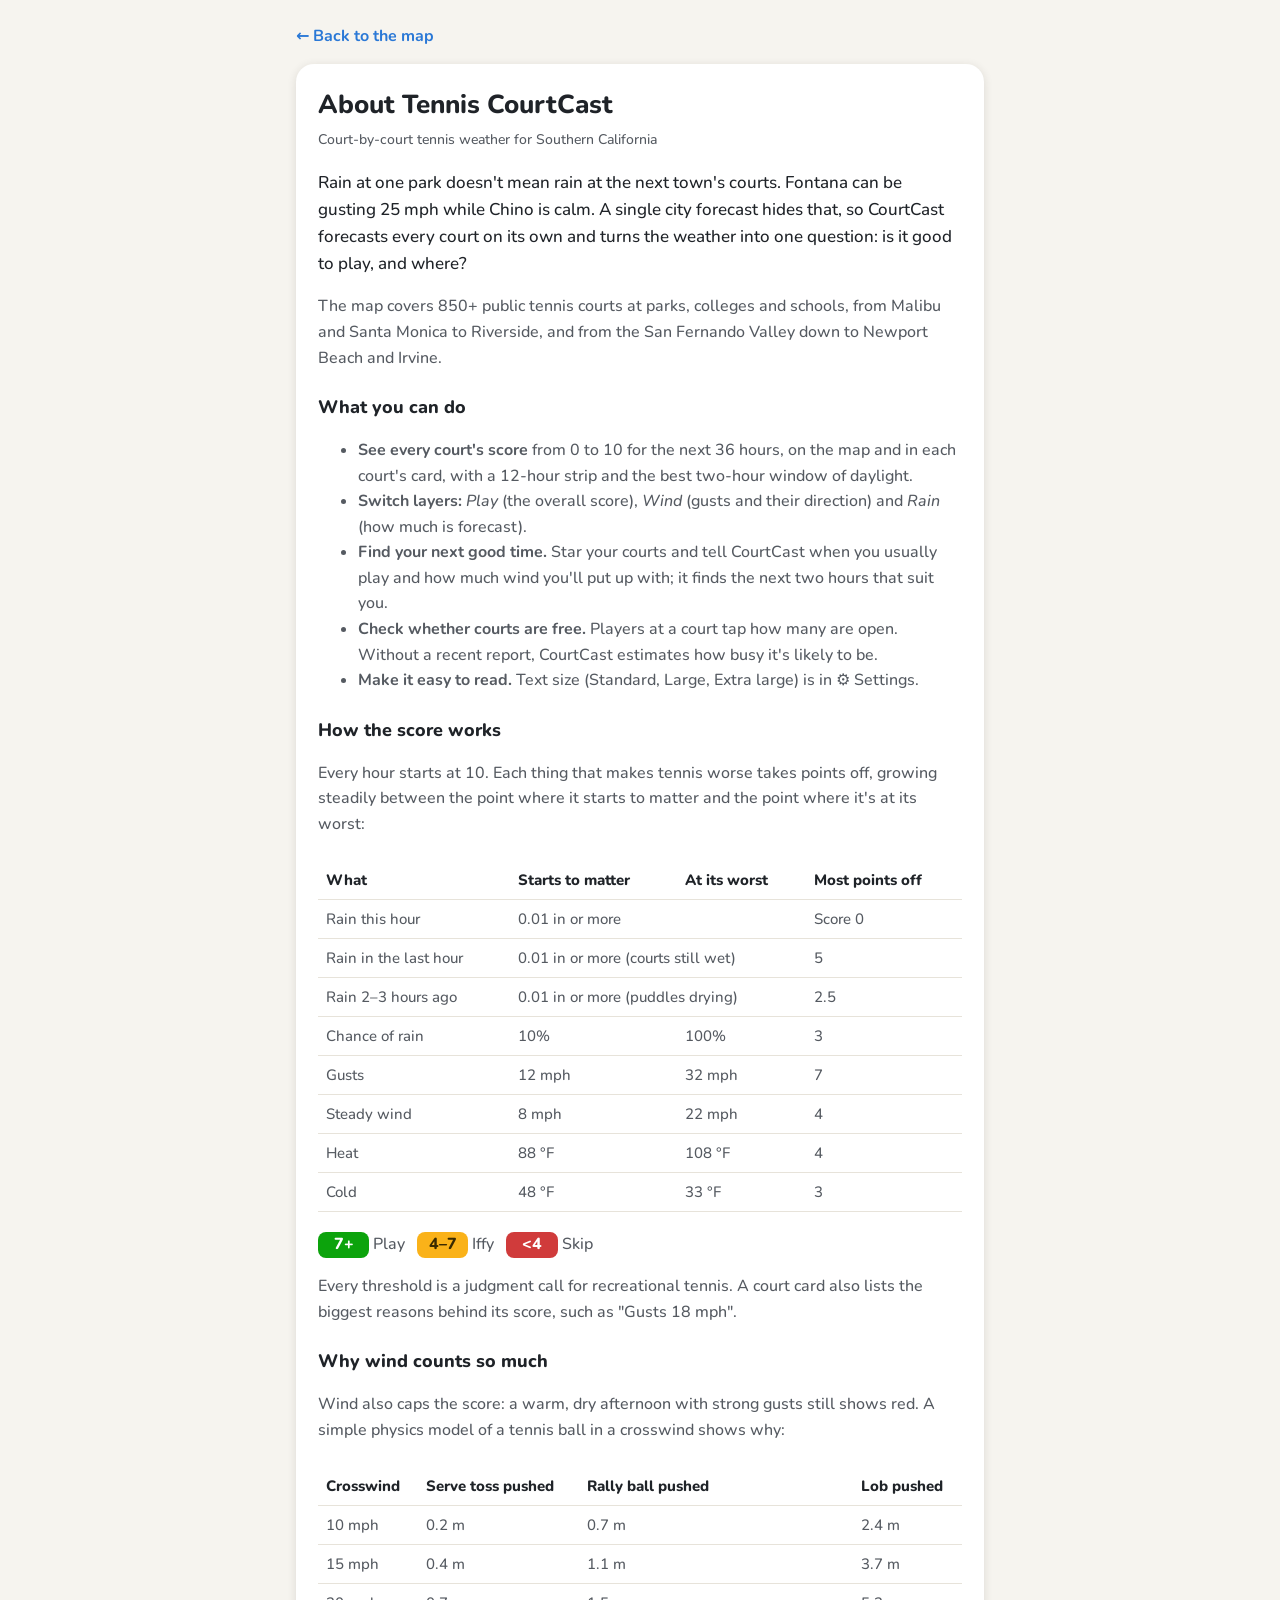
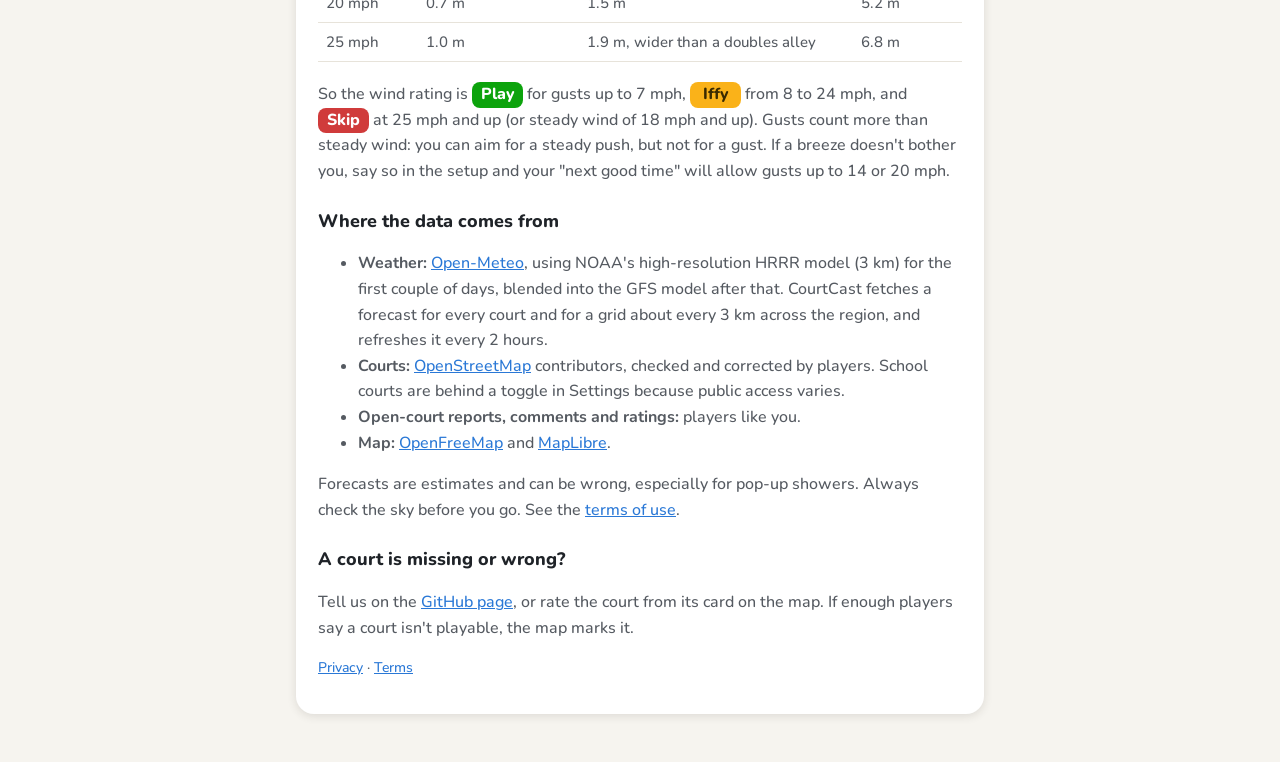
<file: site/about.html>
<!doctype html>
<html lang="en">
<head>
  <meta charset="utf-8">
  <meta name="viewport" content="width=device-width, initial-scale=1">
  <title>About · Tennis CourtCast</title>
  <link rel="icon" href="favicon.svg" type="image/svg+xml">
  <meta name="description" content="What Tennis CourtCast is, how the 0–10 playability score and wind ratings work, and where the weather and court data come from.">
  <link rel="preconnect" href="https://fonts.googleapis.com">
  <link rel="preconnect" href="https://fonts.gstatic.com" crossorigin>
  <link rel="stylesheet" href="https://fonts.googleapis.com/css2?family=Nunito:wght@500;700;800&display=swap">
  <style>
    :root { --page: #f6f4ef; --surface: #ffffff; --ink: #1f2328; --ink-2: #555a61; --line: #e7e3da; --accent: #2a78d6; }
    @media (prefers-color-scheme: dark) {
      :root { --page: #141b23; --surface: #1f2833; --ink: #eef1f4; --ink-2: #b9c3cf; --line: #2c3846; --accent: #3987e5; }
    }
    * { box-sizing: border-box; }
    body { margin: 0; background: var(--page); color: var(--ink); font: 500 16px/1.6 Nunito, system-ui, -apple-system, "Segoe UI", sans-serif; }
    main { max-width: 720px; margin: 0 auto; padding: 24px 16px 48px; }
    .card { background: var(--surface); border-radius: 18px; padding: 20px 22px; box-shadow: 0 2px 10px rgb(40 35 25 / .12); }
    h1 { font-size: 26px; font-weight: 800; margin: 0 0 4px; }
    h2 { font-size: 18px; font-weight: 800; margin: 22px 0 6px; }
    p, li { color: var(--ink-2); }
    a { color: var(--accent); }
    .muted { color: var(--ink-2); font-size: 14px; }
    .back { display: inline-block; margin-bottom: 14px; font-weight: 700; text-decoration: none; }
    table { width: 100%; border-collapse: collapse; margin: 8px 0 4px; font-size: 15px; }
    th, td { text-align: left; padding: 7px 8px; border-bottom: 1px solid var(--line); vertical-align: top; }
    th { color: var(--ink); font-weight: 800; }
    td { color: var(--ink-2); }
    .tw { overflow-x: auto; }
    .band { display: inline-block; min-width: 3.2em; text-align: center; border-radius: 8px; padding: 0 8px; color: #fff; font-weight: 800; }
    .play { background: #0ca30c; } .iffy { background: #fab219; color: #3a2a00; } .skip { background: #d03b3b; }
    .lead { font-size: 17px; color: var(--ink); }
  </style>
  <!-- Google Analytics (G-M1SCX3VWVH), loaded directly. Live site only, so staging and local tests stay
       out of the numbers. app.js sends CourtCast's own events with gtag("event", ...). -->
  <script>
    if (/^(www\.)?tenniscourtcast\.com$/.test(location.hostname)) {
      window.dataLayer = window.dataLayer || [];
      window.gtag = function () { dataLayer.push(arguments); };
      gtag("js", new Date());
      gtag("config", "G-M1SCX3VWVH");
      var ga = document.createElement("script");
      ga.async = true;
      ga.src = "https://www.googletagmanager.com/gtag/js?id=G-M1SCX3VWVH";
      document.head.appendChild(ga);
    }
  </script>
  <!-- Google AdSense (same library as the map page). No ad boxes on this page. -->
  <script async src="https://pagead2.googlesyndication.com/pagead/js/adsbygoogle.js?client=ca-pub-2704836745352655" crossorigin="anonymous"></script>
</head>
<body>
  <main>
    <a class="back" href="./">← Back to the map</a>
    <div class="card">
      <h1>About Tennis CourtCast</h1>
      <div class="muted">Court-by-court tennis weather for Southern California</div>

      <p class="lead">Rain at one park doesn't mean rain at the next town's courts. Fontana can be gusting 25 mph while Chino is calm. A single city forecast hides that, so CourtCast forecasts every court on its own and turns the weather into one question: is it good to play, and where?</p>
      <p>The map covers 850+ public tennis courts at parks, colleges and schools, from Malibu and Santa Monica to Riverside, and from the San Fernando Valley down to Newport Beach and Irvine.</p>

      <h2>What you can do</h2>
      <ul>
        <li><strong>See every court's score</strong> from 0 to 10 for the next 36 hours, on the map and in each court's card, with a 12-hour strip and the best two-hour window of daylight.</li>
        <li><strong>Switch layers:</strong> <em>Play</em> (the overall score), <em>Wind</em> (gusts and their direction) and <em>Rain</em> (how much is forecast).</li>
        <li><strong>Find your next good time.</strong> Star your courts and tell CourtCast when you usually play and how much wind you'll put up with; it finds the next two hours that suit you.</li>
        <li><strong>Check whether courts are free.</strong> Players at a court tap how many are open. Without a recent report, CourtCast estimates how busy it's likely to be.</li>
        <li><strong>Make it easy to read.</strong> Text size (Standard, Large, Extra large) is in ⚙ Settings.</li>
      </ul>

      <h2>How the score works</h2>
      <p>Every hour starts at 10. Each thing that makes tennis worse takes points off, growing steadily between the point where it starts to matter and the point where it's at its worst:</p>
      <div class="tw"><table>
        <tr><th>What</th><th>Starts to matter</th><th>At its worst</th><th>Most points off</th></tr>
        <tr><td>Rain this hour</td><td colspan="2">0.01 in or more</td><td>Score 0</td></tr>
        <tr><td>Rain in the last hour</td><td colspan="2">0.01 in or more (courts still wet)</td><td>5</td></tr>
        <tr><td>Rain 2–3 hours ago</td><td colspan="2">0.01 in or more (puddles drying)</td><td>2.5</td></tr>
        <tr><td>Chance of rain</td><td>10%</td><td>100%</td><td>3</td></tr>
        <tr><td>Gusts</td><td>12 mph</td><td>32 mph</td><td>7</td></tr>
        <tr><td>Steady wind</td><td>8 mph</td><td>22 mph</td><td>4</td></tr>
        <tr><td>Heat</td><td>88 °F</td><td>108 °F</td><td>4</td></tr>
        <tr><td>Cold</td><td>48 °F</td><td>33 °F</td><td>3</td></tr>
      </table></div>
      <p><span class="band play">7+</span> Play &nbsp; <span class="band iffy">4–7</span> Iffy &nbsp; <span class="band skip">&lt;4</span> Skip</p>
      <p>Every threshold is a judgment call for recreational tennis. A court card also lists the biggest reasons behind its score, such as "Gusts 18 mph".</p>

      <h2>Why wind counts so much</h2>
      <p>Wind also caps the score: a warm, dry afternoon with strong gusts still shows red. A simple physics model of a tennis ball in a crosswind shows why:</p>
      <div class="tw"><table>
        <tr><th>Crosswind</th><th>Serve toss pushed</th><th>Rally ball pushed</th><th>Lob pushed</th></tr>
        <tr><td>10 mph</td><td>0.2 m</td><td>0.7 m</td><td>2.4 m</td></tr>
        <tr><td>15 mph</td><td>0.4 m</td><td>1.1 m</td><td>3.7 m</td></tr>
        <tr><td>20 mph</td><td>0.7 m</td><td>1.5 m</td><td>5.2 m</td></tr>
        <tr><td>25 mph</td><td>1.0 m</td><td>1.9 m, wider than a doubles alley</td><td>6.8 m</td></tr>
      </table></div>
      <p>So the wind rating is <span class="band play">Play</span> for gusts up to 7 mph, <span class="band iffy">Iffy</span> from 8 to 24 mph, and <span class="band skip">Skip</span> at 25 mph and up (or steady wind of 18 mph and up). Gusts count more than steady wind: you can aim for a steady push, but not for a gust. If a breeze doesn't bother you, say so in the setup and your "next good time" will allow gusts up to 14 or 20 mph.</p>

      <h2>Where the data comes from</h2>
      <ul>
        <li><strong>Weather:</strong> <a href="https://open-meteo.com/">Open-Meteo</a>, using NOAA's high-resolution HRRR model (3 km) for the first couple of days, blended into the GFS model after that. CourtCast fetches a forecast for every court and for a grid about every 3 km across the region, and refreshes it every 2 hours.</li>
        <li><strong>Courts:</strong> <a href="https://www.openstreetmap.org/copyright">OpenStreetMap</a> contributors, checked and corrected by players. School courts are behind a toggle in Settings because public access varies.</li>
        <li><strong>Open-court reports, comments and ratings:</strong> players like you.</li>
        <li><strong>Map:</strong> <a href="https://openfreemap.org/">OpenFreeMap</a> and <a href="https://maplibre.org/">MapLibre</a>.</li>
      </ul>
      <p>Forecasts are estimates and can be wrong, especially for pop-up showers. Always check the sky before you go. See the <a href="terms.html">terms of use</a>.</p>

      <h2>A court is missing or wrong?</h2>
      <p>Tell us on the <a href="https://github.com/grant-jape/tennis-courtcast/issues">GitHub page</a>, or rate the court from its card on the map. If enough players say a court isn't playable, the map marks it.</p>

      <p class="muted"><a href="privacy.html">Privacy</a> · <a href="terms.html">Terms</a></p>
    </div>
  </main>
</body>
</html>
</file>
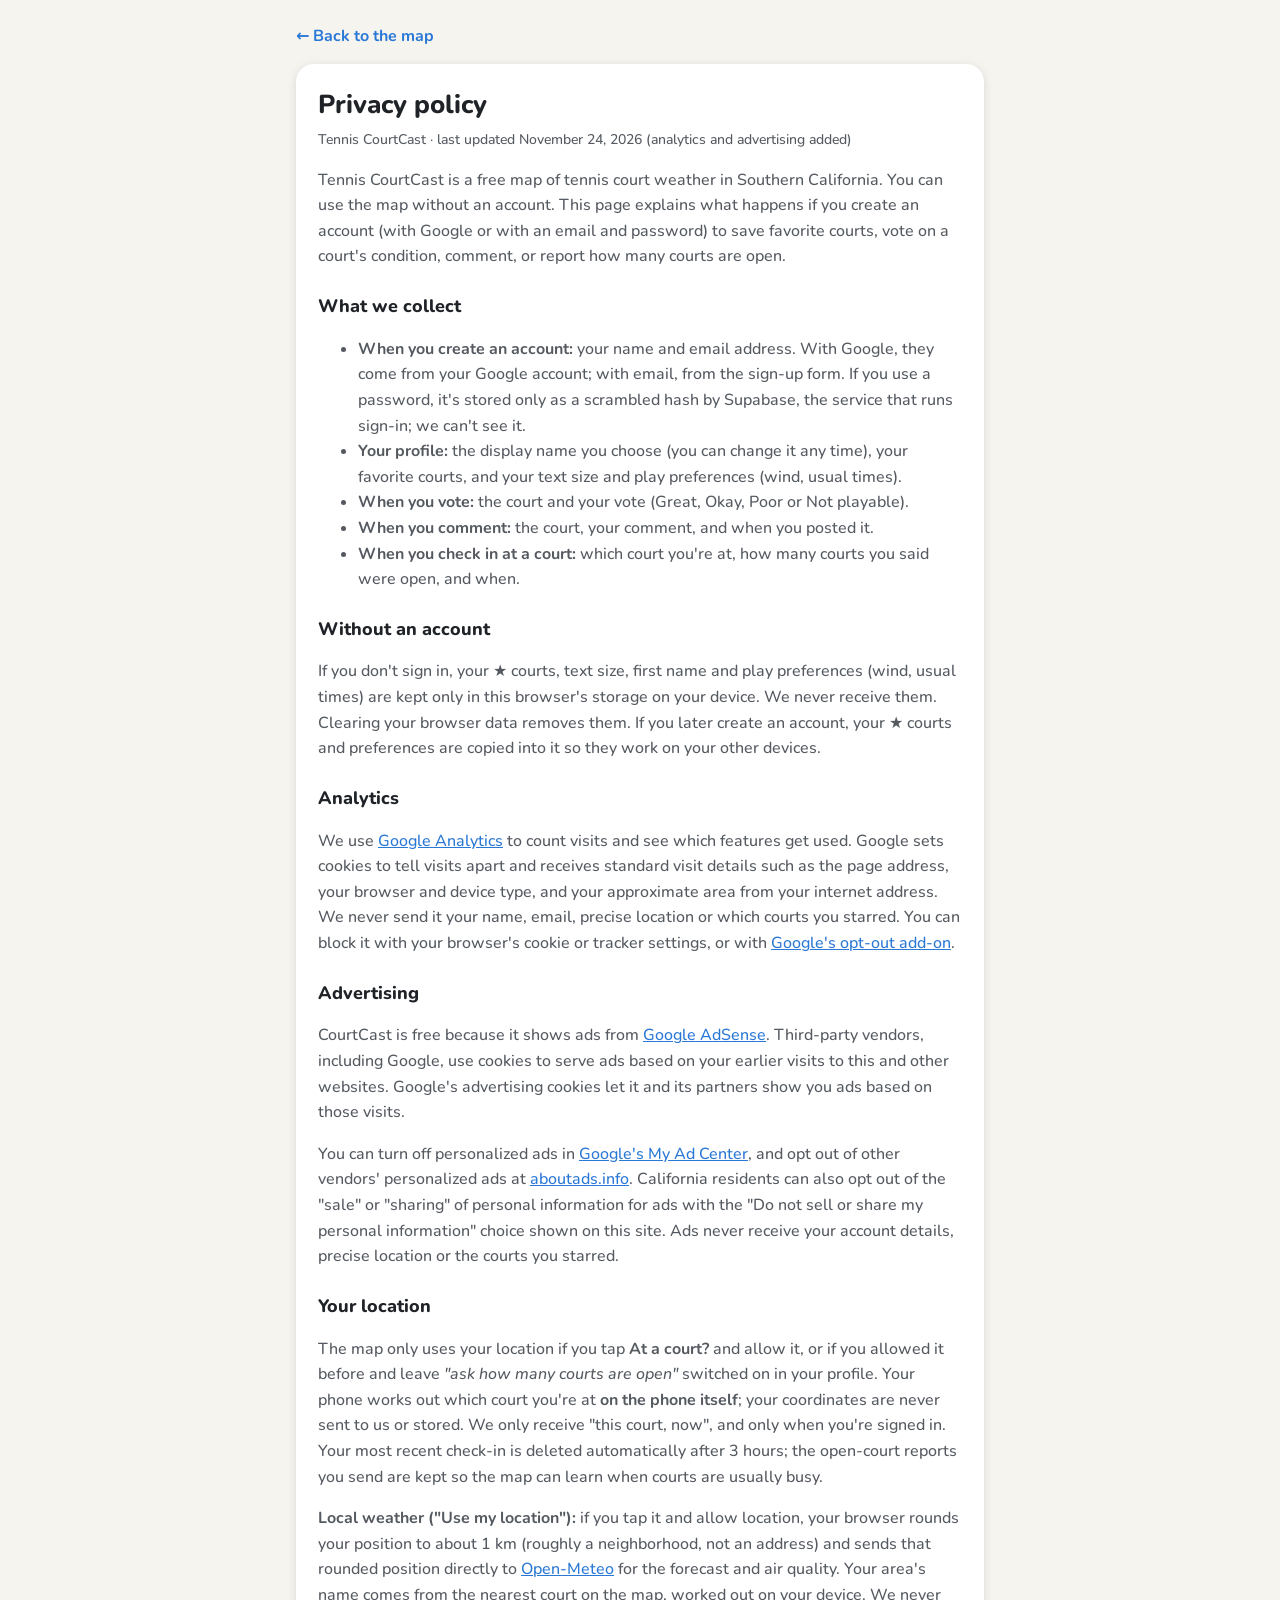
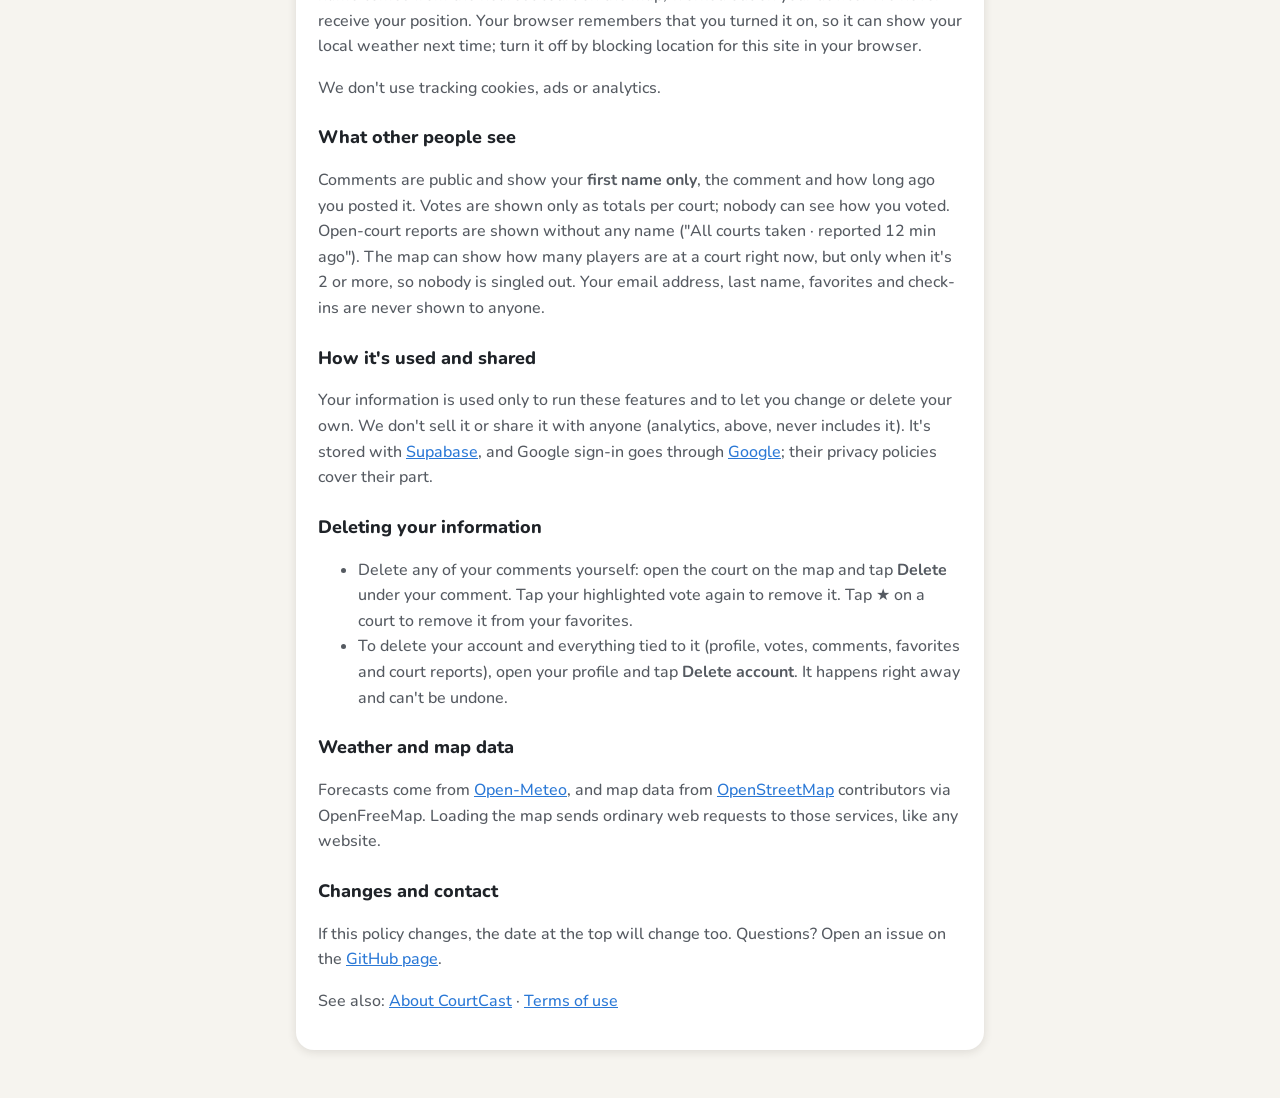
<file: site/privacy.html>
<!doctype html>
<html lang="en">
<head>
  <meta charset="utf-8">
  <meta name="viewport" content="width=device-width, initial-scale=1">
  <title>Privacy · Tennis CourtCast</title>
  <link rel="icon" href="favicon.svg" type="image/svg+xml">
  <meta name="description" content="What Tennis CourtCast collects when you sign in to vote on or comment about a court, and how to remove it.">
  <link rel="preconnect" href="https://fonts.googleapis.com">
  <link rel="preconnect" href="https://fonts.gstatic.com" crossorigin>
  <link rel="stylesheet" href="https://fonts.googleapis.com/css2?family=Nunito:wght@500;700;800&display=swap">
  <style>
    :root { --page: #f6f4ef; --surface: #ffffff; --ink: #1f2328; --ink-2: #555a61; --line: #e7e3da; --accent: #2a78d6; }
    @media (prefers-color-scheme: dark) {
      :root { --page: #141b23; --surface: #1f2833; --ink: #eef1f4; --ink-2: #b9c3cf; --line: #2c3846; --accent: #3987e5; }
    }
    * { box-sizing: border-box; }
    body { margin: 0; background: var(--page); color: var(--ink); font: 500 16px/1.6 Nunito, system-ui, -apple-system, "Segoe UI", sans-serif; }
    main { max-width: 720px; margin: 0 auto; padding: 24px 16px 48px; }
    .card { background: var(--surface); border-radius: 18px; padding: 20px 22px; box-shadow: 0 2px 10px rgb(40 35 25 / .12); }
    h1 { font-size: 26px; font-weight: 800; margin: 0 0 4px; }
    h2 { font-size: 18px; font-weight: 800; margin: 22px 0 6px; }
    p, li { color: var(--ink-2); }
    a { color: var(--accent); }
    .muted { color: var(--ink-2); font-size: 14px; }
    .back { display: inline-block; margin-bottom: 14px; font-weight: 700; text-decoration: none; }
  </style>
  <!-- Google Analytics (G-M1SCX3VWVH), loaded directly. Live site only, so staging and local tests stay
       out of the numbers. app.js sends CourtCast's own events with gtag("event", ...). -->
  <script>
    if (/^(www\.)?tenniscourtcast\.com$/.test(location.hostname)) {
      window.dataLayer = window.dataLayer || [];
      window.gtag = function () { dataLayer.push(arguments); };
      gtag("js", new Date());
      gtag("config", "G-M1SCX3VWVH");
      var ga = document.createElement("script");
      ga.async = true;
      ga.src = "https://www.googletagmanager.com/gtag/js?id=G-M1SCX3VWVH";
      document.head.appendChild(ga);
    }
  </script>
  <!-- Google AdSense (same library as the map page). No ad boxes on this page. -->
  <script async src="https://pagead2.googlesyndication.com/pagead/js/adsbygoogle.js?client=ca-pub-2704836745352655" crossorigin="anonymous"></script>
</head>
<body>
  <main>
    <a class="back" href="./">← Back to the map</a>
    <div class="card">
      <h1>Privacy policy</h1>
      <div class="muted">Tennis CourtCast · last updated November 24, 2026 (analytics and advertising added)</div>

      <p>Tennis CourtCast is a free map of tennis court weather in Southern California. You can use the map without an account. This page explains what happens if you create an account (with Google or with an email and password) to save favorite courts, vote on a court's condition, comment, or report how many courts are open.</p>

      <h2>What we collect</h2>
      <ul>
        <li><strong>When you create an account:</strong> your name and email address. With Google, they come from your Google account; with email, from the sign-up form. If you use a password, it's stored only as a scrambled hash by Supabase, the service that runs sign-in; we can't see it.</li>
        <li><strong>Your profile:</strong> the display name you choose (you can change it any time), your favorite courts, and your text size and play preferences (wind, usual times).</li>
        <li><strong>When you vote:</strong> the court and your vote (Great, Okay, Poor or Not playable).</li>
        <li><strong>When you comment:</strong> the court, your comment, and when you posted it.</li>
        <li><strong>When you check in at a court:</strong> which court you're at, how many courts you said were open, and when.</li>
      </ul>

      <h2>Without an account</h2>
      <p>If you don't sign in, your ★ courts, text size, first name and play preferences (wind, usual times) are kept only in this browser's storage on your device. We never receive them. Clearing your browser data removes them. If you later create an account, your ★ courts and preferences are copied into it so they work on your other devices.</p>
      <h2>Analytics</h2>
      <p>We use <a href="https://policies.google.com/technologies/partner-sites">Google Analytics</a> to count visits and see which features get used. Google sets cookies to tell visits apart and receives standard visit details such as the page address, your browser and device type, and your approximate area from your internet address. We never send it your name, email, precise location or which courts you starred. You can block it with your browser's cookie or tracker settings, or with <a href="https://tools.google.com/dlpage/gaoptout">Google's opt-out add-on</a>.</p>
      <h2>Advertising</h2>
      <p>CourtCast is free because it shows ads from <a href="https://policies.google.com/technologies/ads">Google AdSense</a>. Third-party vendors, including Google, use cookies to serve ads based on your earlier visits to this and other websites. Google's advertising cookies let it and its partners show you ads based on those visits.</p>
      <p>You can turn off personalized ads in <a href="https://myadcenter.google.com/">Google's My Ad Center</a>, and opt out of other vendors' personalized ads at <a href="https://www.aboutads.info/choices/">aboutads.info</a>. California residents can also opt out of the "sale" or "sharing" of personal information for ads with the "Do not sell or share my personal information" choice shown on this site. Ads never receive your account details, precise location or the courts you starred.</p>
      <h2>Your location</h2>
      <p>The map only uses your location if you tap <strong>At a court?</strong> and allow it, or if you allowed it before and leave <em>"ask how many courts are open"</em> switched on in your profile. Your phone works out which court you're at <strong>on the phone itself</strong>; your coordinates are never sent to us or stored. We only receive "this court, now", and only when you're signed in. Your most recent check-in is deleted automatically after 3 hours; the open-court reports you send are kept so the map can learn when courts are usually busy.</p>
      <p><strong>Local weather ("Use my location"):</strong> if you tap it and allow location, your browser rounds your position to about 1 km (roughly a neighborhood, not an address) and sends that rounded position directly to <a href="https://open-meteo.com/en/terms">Open-Meteo</a> for the forecast and air quality. Your area's name comes from the nearest court on the map, worked out on your device. We never receive your position. Your browser remembers that you turned it on, so it can show your local weather next time; turn it off by blocking location for this site in your browser.</p>
      <p>We don't use tracking cookies, ads or analytics.</p>

      <h2>What other people see</h2>
      <p>Comments are public and show your <strong>first name only</strong>, the comment and how long ago you posted it. Votes are shown only as totals per court; nobody can see how you voted. Open-court reports are shown without any name ("All courts taken · reported 12 min ago"). The map can show how many players are at a court right now, but only when it's 2 or more, so nobody is singled out. Your email address, last name, favorites and check-ins are never shown to anyone.</p>

      <h2>How it's used and shared</h2>
      <p>Your information is used only to run these features and to let you change or delete your own. We don't sell it or share it with anyone (analytics, above, never includes it). It's stored with <a href="https://supabase.com/privacy">Supabase</a>, and Google sign-in goes through <a href="https://policies.google.com/privacy">Google</a>; their privacy policies cover their part.</p>

      <h2>Deleting your information</h2>
      <ul>
        <li>Delete any of your comments yourself: open the court on the map and tap <strong>Delete</strong> under your comment. Tap your highlighted vote again to remove it. Tap ★ on a court to remove it from your favorites.</li>
        <li>To delete your account and everything tied to it (profile, votes, comments, favorites and court reports), open your profile and tap <strong>Delete account</strong>. It happens right away and can't be undone.</li>
      </ul>

      <h2>Weather and map data</h2>
      <p>Forecasts come from <a href="https://open-meteo.com/">Open-Meteo</a>, and map data from <a href="https://www.openstreetmap.org/copyright">OpenStreetMap</a> contributors via OpenFreeMap. Loading the map sends ordinary web requests to those services, like any website.</p>

      <h2>Changes and contact</h2>
      <p>If this policy changes, the date at the top will change too. Questions? Open an issue on the <a href="https://github.com/grant-jape/tennis-courtcast/issues">GitHub page</a>.</p>
      <p>See also: <a href="about.html">About CourtCast</a> · <a href="terms.html">Terms of use</a></p>
    </div>
  </main>
</body>
</html>
</file>
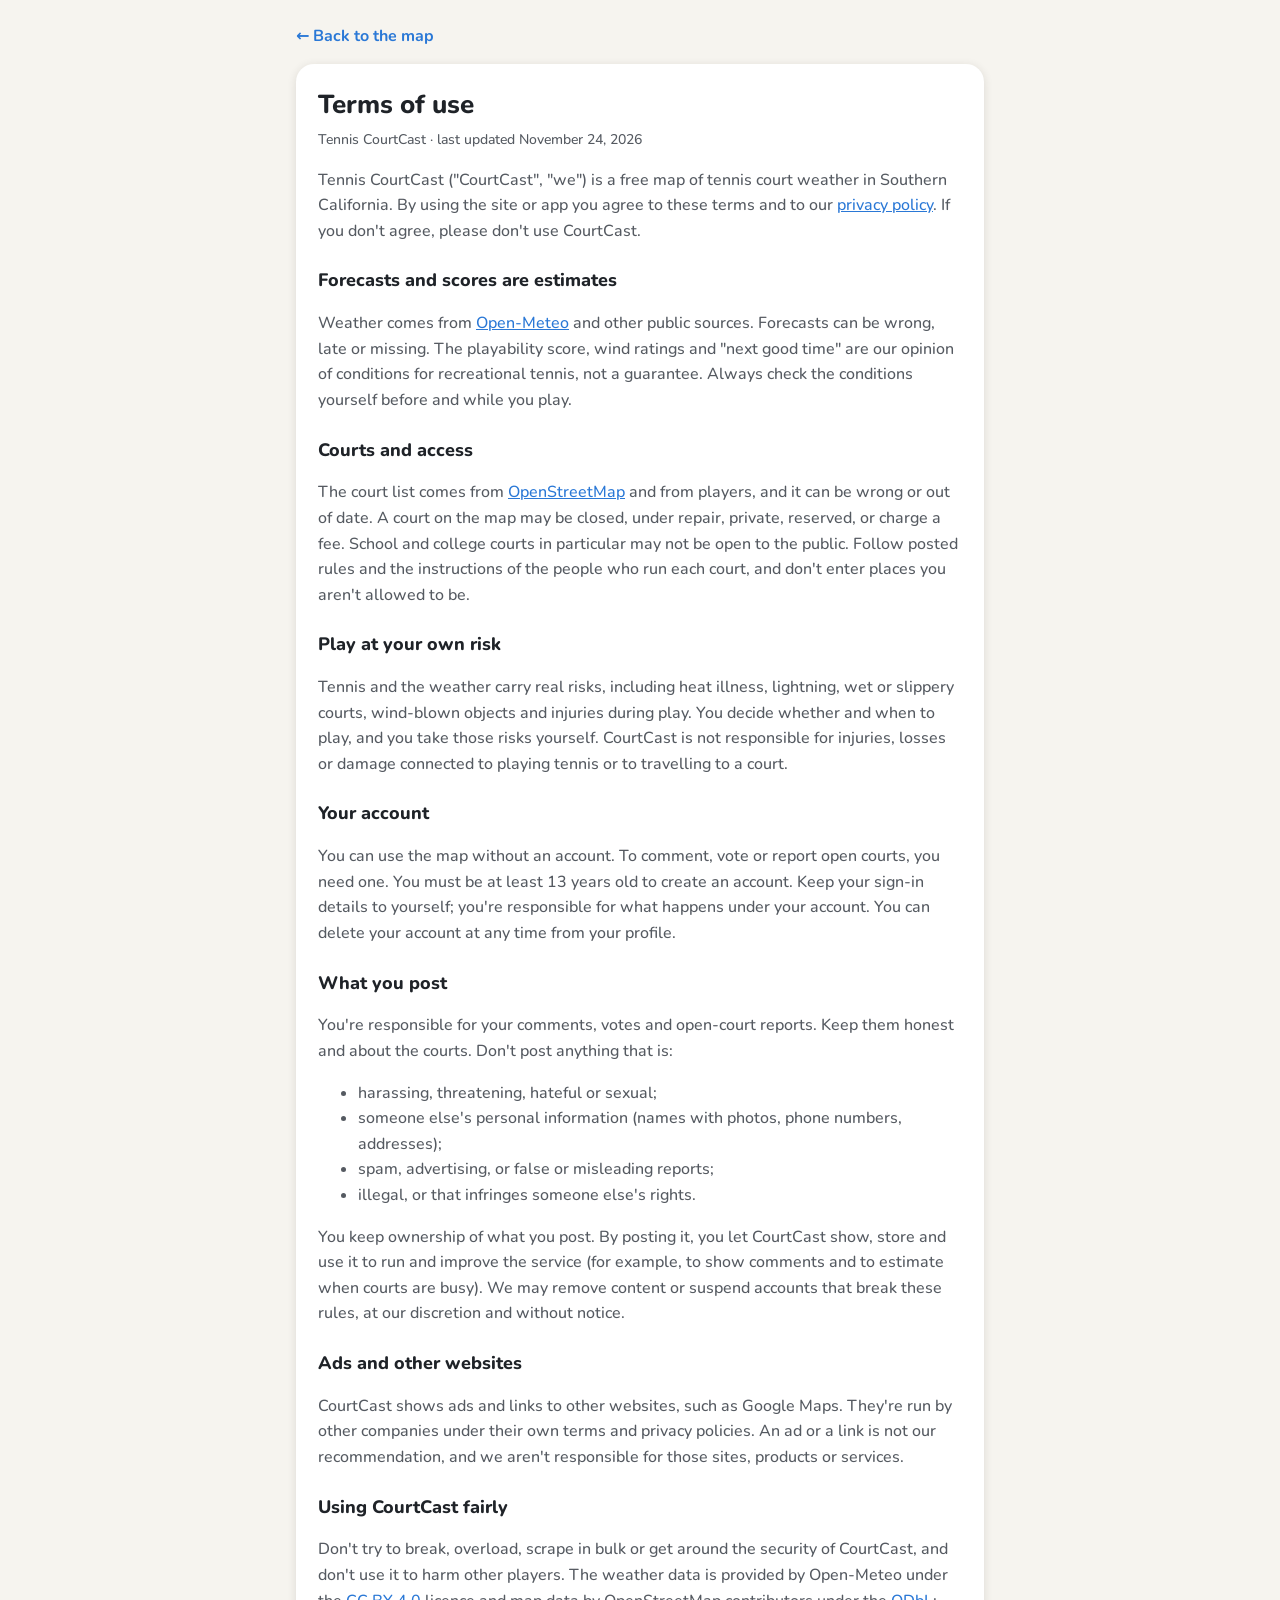
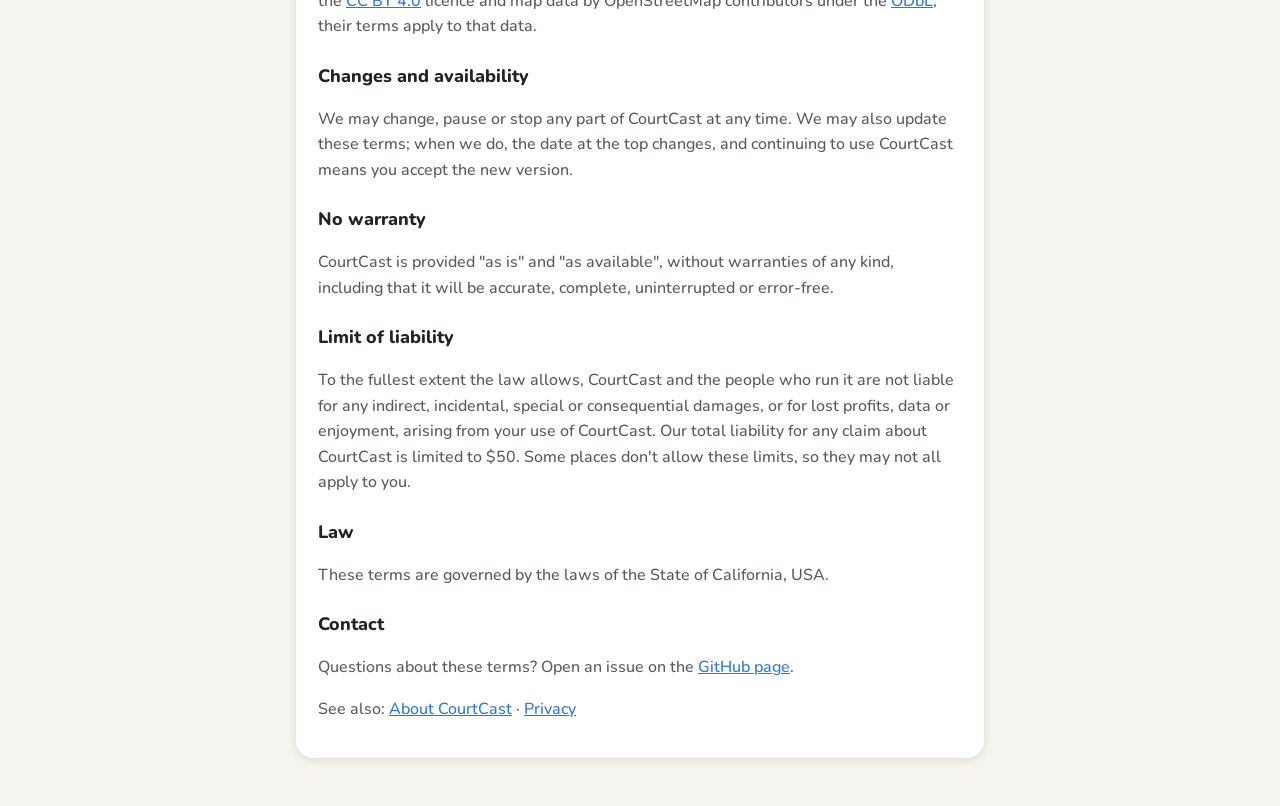
<file: site/terms.html>
<!doctype html>
<html lang="en">
<head>
  <meta charset="utf-8">
  <meta name="viewport" content="width=device-width, initial-scale=1">
  <title>Terms of use · Tennis CourtCast</title>
  <link rel="icon" href="favicon.svg" type="image/svg+xml">
  <meta name="description" content="The rules for using Tennis CourtCast: forecasts are estimates, play at your own risk, and how comments and accounts work.">
  <link rel="preconnect" href="https://fonts.googleapis.com">
  <link rel="preconnect" href="https://fonts.gstatic.com" crossorigin>
  <link rel="stylesheet" href="https://fonts.googleapis.com/css2?family=Nunito:wght@500;700;800&display=swap">
  <style>
    :root { --page: #f6f4ef; --surface: #ffffff; --ink: #1f2328; --ink-2: #555a61; --line: #e7e3da; --accent: #2a78d6; }
    @media (prefers-color-scheme: dark) {
      :root { --page: #141b23; --surface: #1f2833; --ink: #eef1f4; --ink-2: #b9c3cf; --line: #2c3846; --accent: #3987e5; }
    }
    * { box-sizing: border-box; }
    body { margin: 0; background: var(--page); color: var(--ink); font: 500 16px/1.6 Nunito, system-ui, -apple-system, "Segoe UI", sans-serif; }
    main { max-width: 720px; margin: 0 auto; padding: 24px 16px 48px; }
    .card { background: var(--surface); border-radius: 18px; padding: 20px 22px; box-shadow: 0 2px 10px rgb(40 35 25 / .12); }
    h1 { font-size: 26px; font-weight: 800; margin: 0 0 4px; }
    h2 { font-size: 18px; font-weight: 800; margin: 22px 0 6px; }
    p, li { color: var(--ink-2); }
    a { color: var(--accent); }
    .muted { color: var(--ink-2); font-size: 14px; }
    .back { display: inline-block; margin-bottom: 14px; font-weight: 700; text-decoration: none; }
  </style>
  <!-- Google Analytics (G-M1SCX3VWVH), loaded directly. Live site only, so staging and local tests stay
       out of the numbers. app.js sends CourtCast's own events with gtag("event", ...). -->
  <script>
    if (/^(www\.)?tenniscourtcast\.com$/.test(location.hostname)) {
      window.dataLayer = window.dataLayer || [];
      window.gtag = function () { dataLayer.push(arguments); };
      gtag("js", new Date());
      gtag("config", "G-M1SCX3VWVH");
      var ga = document.createElement("script");
      ga.async = true;
      ga.src = "https://www.googletagmanager.com/gtag/js?id=G-M1SCX3VWVH";
      document.head.appendChild(ga);
    }
  </script>
  <!-- Google AdSense (same library as the map page). No ad boxes on this page. -->
  <script async src="https://pagead2.googlesyndication.com/pagead/js/adsbygoogle.js?client=ca-pub-2704836745352655" crossorigin="anonymous"></script>
</head>
<body>
  <main>
    <a class="back" href="./">← Back to the map</a>
    <div class="card">
      <h1>Terms of use</h1>
      <div class="muted">Tennis CourtCast · last updated November 24, 2026</div>

      <p>Tennis CourtCast ("CourtCast", "we") is a free map of tennis court weather in Southern California. By using the site or app you agree to these terms and to our <a href="privacy.html">privacy policy</a>. If you don't agree, please don't use CourtCast.</p>

      <h2>Forecasts and scores are estimates</h2>
      <p>Weather comes from <a href="https://open-meteo.com/">Open-Meteo</a> and other public sources. Forecasts can be wrong, late or missing. The playability score, wind ratings and "next good time" are our opinion of conditions for recreational tennis, not a guarantee. Always check the conditions yourself before and while you play.</p>

      <h2>Courts and access</h2>
      <p>The court list comes from <a href="https://www.openstreetmap.org/copyright">OpenStreetMap</a> and from players, and it can be wrong or out of date. A court on the map may be closed, under repair, private, reserved, or charge a fee. School and college courts in particular may not be open to the public. Follow posted rules and the instructions of the people who run each court, and don't enter places you aren't allowed to be.</p>

      <h2>Play at your own risk</h2>
      <p>Tennis and the weather carry real risks, including heat illness, lightning, wet or slippery courts, wind-blown objects and injuries during play. You decide whether and when to play, and you take those risks yourself. CourtCast is not responsible for injuries, losses or damage connected to playing tennis or to travelling to a court.</p>

      <h2>Your account</h2>
      <p>You can use the map without an account. To comment, vote or report open courts, you need one. You must be at least 13 years old to create an account. Keep your sign-in details to yourself; you're responsible for what happens under your account. You can delete your account at any time from your profile.</p>

      <h2>What you post</h2>
      <p>You're responsible for your comments, votes and open-court reports. Keep them honest and about the courts. Don't post anything that is:</p>
      <ul>
        <li>harassing, threatening, hateful or sexual;</li>
        <li>someone else's personal information (names with photos, phone numbers, addresses);</li>
        <li>spam, advertising, or false or misleading reports;</li>
        <li>illegal, or that infringes someone else's rights.</li>
      </ul>
      <p>You keep ownership of what you post. By posting it, you let CourtCast show, store and use it to run and improve the service (for example, to show comments and to estimate when courts are busy). We may remove content or suspend accounts that break these rules, at our discretion and without notice.</p>

      <h2>Ads and other websites</h2>
      <p>CourtCast shows ads and links to other websites, such as Google Maps. They're run by other companies under their own terms and privacy policies. An ad or a link is not our recommendation, and we aren't responsible for those sites, products or services.</p>

      <h2>Using CourtCast fairly</h2>
      <p>Don't try to break, overload, scrape in bulk or get around the security of CourtCast, and don't use it to harm other players. The weather data is provided by Open-Meteo under the <a href="https://creativecommons.org/licenses/by/4.0/">CC BY 4.0</a> licence and map data by OpenStreetMap contributors under the <a href="https://opendatacommons.org/licenses/odbl/">ODbL</a>; their terms apply to that data.</p>

      <h2>Changes and availability</h2>
      <p>We may change, pause or stop any part of CourtCast at any time. We may also update these terms; when we do, the date at the top changes, and continuing to use CourtCast means you accept the new version.</p>

      <h2>No warranty</h2>
      <p>CourtCast is provided "as is" and "as available", without warranties of any kind, including that it will be accurate, complete, uninterrupted or error-free.</p>

      <h2>Limit of liability</h2>
      <p>To the fullest extent the law allows, CourtCast and the people who run it are not liable for any indirect, incidental, special or consequential damages, or for lost profits, data or enjoyment, arising from your use of CourtCast. Our total liability for any claim about CourtCast is limited to $50. Some places don't allow these limits, so they may not all apply to you.</p>

      <h2>Law</h2>
      <p>These terms are governed by the laws of the State of California, USA.</p>

      <h2>Contact</h2>
      <p>Questions about these terms? Open an issue on the <a href="https://github.com/grant-jape/tennis-courtcast/issues">GitHub page</a>.</p>
      <p>See also: <a href="about.html">About CourtCast</a> · <a href="privacy.html">Privacy</a></p>
    </div>
  </main>
</body>
</html>
</file>
